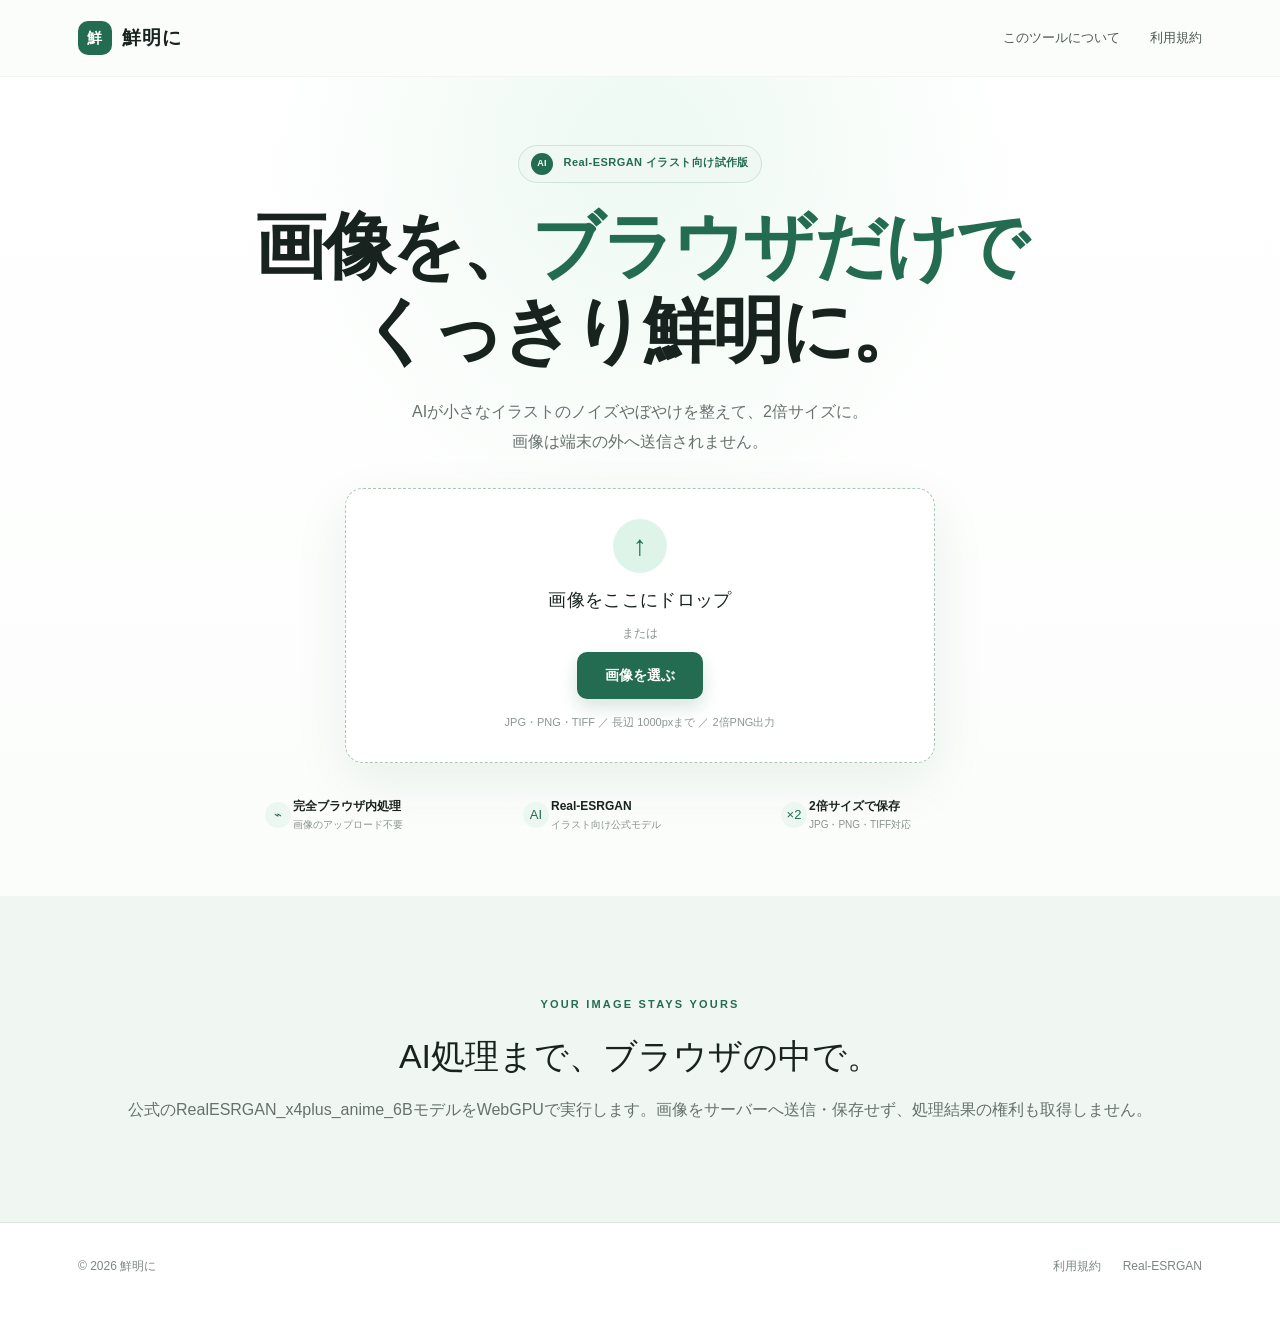
<file: index.html>
<!DOCTYPE html><html lang="ja"><head><meta charSet="utf-8"/><meta name="viewport" content="width=device-width, initial-scale=1"/><link rel="stylesheet" href="/_next/static/css/index.DMpKUTO-.css" data-rsc-css-href="/_next/static/css/index.DMpKUTO-.css" data-precedence="vite-rsc/importer-resources"/><link rel="modulepreload" fetchPriority="low" href="/_next/static/chunks/index-Bi5bD4oK.js"/><script src="/_next/static/chunks/rolldown-runtime-D8crsZiy.js" type="module" async=""></script><script src="/_next/static/chunks/framework-BAgm_b2f.js" type="module" async=""></script><link rel="modulepreload" href="/_next/static/chunks/layout-segment-context-B-3TYEIc.js" crossorigin=""/><link rel="modulepreload" href="/_next/static/chunks/page-KpJI6zyX.js" crossorigin=""/><title>鮮明に｜ブラウザだけで画像をくっきり</title><meta name="description" content="画像を外部へ送信せず、Real-ESRGANをブラウザ内で実行してイラストを2倍に拡大・補正します。"/><meta property="og:title" content="鮮明に｜ブラウザだけで画像をくっきり"/><meta property="og:description" content="Real-ESRGANをブラウザ内で実行し、画像を外部へ送信せずにイラストを2倍に拡大・補正します。"/><meta property="og:image" content="http://localhost:3000/og.png"/><meta property="og:image:width" content="1731"/><meta property="og:image:height" content="909"/><meta property="og:image:alt" content="鮮明に — ブラウザだけで、画像をくっきり。"/><meta name="twitter:card" content="summary_large_image"/><meta name="twitter:title" content="鮮明に｜ブラウザだけで画像をくっきり"/><meta name="twitter:description" content="Real-ESRGANをブラウザ内で実行し、画像を外部へ送信せずにイラストを2倍に拡大・補正します。"/><meta name="twitter:image" content="http://localhost:3000/og.png"/><script>Object.assign(((self[Symbol.for("vinext.navigationRuntime")]??={bootstrap:{routeManifest:null},functions:{}}).bootstrap.rsc??={rsc:[]}),{params:{},nav:{"pathname":"/","searchParams":[]}})</script><link rel="modulepreload" href="/_next/static/chunks/index-Bi5bD4oK.js" />
</head><body><main><header class="site-header"><a class="brand" href="/" aria-label="鮮明に ホーム"><span class="brand-mark" aria-hidden="true">鮮</span><span>鮮明に</span></a><nav aria-label="メインナビゲーション"><a href="/#about">このツールについて</a><a href="/terms">利用規約</a></nav></header><section class="hero "><div class="model-badge"><span aria-hidden="true">AI</span> Real-ESRGAN イラスト向け試作版</div><h1>画像を、<span>ブラウザだけで</span><br/>くっきり鮮明に。</h1><p class="lead">AIが小さなイラストのノイズやぼやけを整えて、2倍サイズに。<br class="desktop-only"/>画像は端末の外へ送信されません。</p><div class="upload-card "><div class="upload-icon" aria-hidden="true"><span>↑</span></div><h2>画像をここにドロップ</h2><p>または</p><button class="primary-button" type="button">画像を選ぶ</button><input class="sr-only" type="file" accept=".jpg,.jpeg,.png,.tif,.tiff,image/jpeg,image/png,image/tiff"/><p class="file-note">JPG・PNG・TIFF ／ 長辺 1000pxまで ／ 2倍PNG出力</p></div><div class="trust-row" aria-label="サービスの特徴"><div><span aria-hidden="true">⌁</span><strong>完全ブラウザ内処理</strong><small>画像のアップロード不要</small></div><div><span aria-hidden="true">AI</span><strong>Real-ESRGAN</strong><small>イラスト向け公式モデル</small></div><div><span aria-hidden="true">×2</span><strong>2倍サイズで保存</strong><small>JPG・PNG・TIFF対応</small></div></div></section><section class="about" id="about"><p class="section-kicker">YOUR IMAGE STAYS YOURS</p><h2>AI処理まで、ブラウザの中で。</h2><p>公式のRealESRGAN_x4plus_anime_6BモデルをWebGPUで実行します。画像をサーバーへ送信・保存せず、処理結果の権利も取得しません。</p></section><footer><span>© 2026 鮮明に</span><span class="footer-links"><a href="/terms">利用規約</a><a href="https://github.com/xinntao/Real-ESRGAN" rel="noreferrer">Real-ESRGAN</a></span></footer></main><script type="module" src="/_next/static/chunks/index-Bi5bD4oK.js" id="_R_" async=""></script><script>((self[Symbol.for("vinext.navigationRuntime")]??={bootstrap:{routeManifest:null},functions:{}}).bootstrap.rsc??={rsc:[]}).rsc.push("2:I[\"a4c9182deb2a\",[],\"Children\",1]\n")</script><script>((self[Symbol.for("vinext.navigationRuntime")]??={bootstrap:{routeManifest:null},functions:{}}).bootstrap.rsc??={rsc:[]}).rsc.push("3:I[\"c93b0cde0dea\",[],\"GlobalErrorBoundary\",1]\n")</script><script>((self[Symbol.for("vinext.navigationRuntime")]??={bootstrap:{routeManifest:null},functions:{}}).bootstrap.rsc??={rsc:[]}).rsc.push("4:I[\"f1dbb2af6157\",[],\"default\",1]\n")</script><script>((self[Symbol.for("vinext.navigationRuntime")]??={bootstrap:{routeManifest:null},functions:{}}).bootstrap.rsc??={rsc:[]}).rsc.push("5:I[\"c93b0cde0dea\",[],\"ErrorBoundary\",1]\n")</script><script>((self[Symbol.for("vinext.navigationRuntime")]??={bootstrap:{routeManifest:null},functions:{}}).bootstrap.rsc??={rsc:[]}).rsc.push("6:I[\"a6f6a5b8fbd0\",[],\"LayoutSegmentProvider\",1]\n")</script><script>((self[Symbol.for("vinext.navigationRuntime")]??={bootstrap:{routeManifest:null},functions:{}}).bootstrap.rsc??={rsc:[]}).rsc.push("7:I[\"a4c9182deb2a\",[],\"Slot\",1]\n")</script><script>((self[Symbol.for("vinext.navigationRuntime")]??={bootstrap:{routeManifest:null},functions:{}}).bootstrap.rsc??={rsc:[]}).rsc.push("8:I[\"ad060d94cda2\",[],\"AppRouterScrollTarget\",1]\n")</script><script>((self[Symbol.for("vinext.navigationRuntime")]??={bootstrap:{routeManifest:null},functions:{}}).bootstrap.rsc??={rsc:[]}).rsc.push("9:I[\"c93b0cde0dea\",[],\"RedirectBoundary\",1]\n")</script><script>((self[Symbol.for("vinext.navigationRuntime")]??={bootstrap:{routeManifest:null},functions:{}}).bootstrap.rsc??={rsc:[]}).rsc.push(":HL[\"/_next/static/css/index.DMpKUTO-.css\",\"style\"     ]\n")</script><script>((self[Symbol.for("vinext.navigationRuntime")]??={bootstrap:{routeManifest:null},functions:{}}).bootstrap.rsc??={rsc:[]}).rsc.push("0:{\"__route\":\"route:/\",\"__interceptionContext\":null,\"__layoutIds\":[\"layout:/\"],\"__rootLayout\":\"/\",\"__sourcePage\":\"/page\",\"page:/\":\"$L1\",\"layout:/\":[[[[\"$\",\"link\",\"css:/_next/static/css/index.DMpKUTO-.css\",{\"rel\":\"stylesheet\",\"precedence\":\"vite-rsc/importer-resources\",\"href\":\"/_next/static/css/index.DMpKUTO-.css\",\"data-rsc-css-href\":\"/_next/static/css/index.DMpKUTO-.css\"}],\"$undefined\"],[\"$\",\"html\",null,{\"lang\":\"ja\",\"children\":[\"$\",\"body\",null,{\"children\":[\"$\",\"$L2\",null,{}]}]}]],null],\"route:/\":[[[\"$\",\"meta\",null,{\"charSet\":\"utf-8\"}],[[\"$\",\"title\",\"0\",{\"children\":\"鮮明に｜ブラウザだけで画像をくっきり\"}],[\"$\",\"meta\",\"1\",{\"name\":\"description\",\"content\":\"画像を外部へ送信せず、Real-ESRGANをブラウザ内で実行してイラストを2倍に拡大・補正します。\"}],[\"$\",\"meta\",\"2\",{\"property\":\"og:title\",\"content\":\"鮮明に｜ブラウザだけで画像をくっきり\"}],[\"$\",\"meta\",\"3\",{\"property\":\"og:description\",\"content\":\"Real-ESRGANをブラウザ内で実行し、画像を外部へ送信せずにイラストを2倍に拡大・補正します。\"}],[\"$\",\"meta\",\"4\",{\"property\":\"og:image\",\"content\":\"http://localhost:3000/og.png\"}],[\"$\",\"meta\",\"5\",{\"property\":\"og:image:width\",\"content\":\"1731\"}],[\"$\",\"meta\",\"6\",{\"property\":\"og:image:height\",\"content\":\"909\"}],[\"$\",\"meta\",\"7\",{\"property\":\"og:image:alt\",\"content\":\"鮮明に — ブラウザだけで、画像をくっきり。\"}],[\"$\",\"meta\",\"8\",{\"name\":\"twitter:card\",\"content\":\"summary_large_image\"}],[\"$\",\"meta\",\"9\",{\"name\":\"twitter:title\",\"content\":\"鮮明に｜ブラウザだけで画像をくっきり\"}],[\"$\",\"meta\",\"10\",{\"name\":\"twitter:description\",\"content\":\"Real-ESRGANをブラウザ内で実行し、画像を外部へ送信せずにイラストを2倍に拡大・補正します。\"}],[\"$\",\"meta\",\"11\",{\"name\":\"twitter:image\",\"content\":\"http://localhost:3000/og.png\"}]],[[\"$\",\"meta\",\"0\",{\"name\":\"viewport\",\"content\":\"width=device-width, initial-scale=1\"}]]],[\"$\",\"$L3\",null,{\"fallback\":\"$4\",\"children\":[\"$\",\"$L5\",null,{\"fallback\":\"$4\",\"children\":[\"$\",\"$L6\",null,{\"providerId\":\"layout:/\",\"segmentMap\":{\"children\":[]},\"children\":[\"$\",\"$L7\",null,{\"id\":\"layout:/\",\"parallelSlots\":\"$undefined\",\"children\":[\"$\",\"$L8\",null,{\"children\":[\"$\",\"$L9\",null,{\"children\":[[\"$\",\"$L6\",null,{\"providerId\":\"page:/\",\"segmentMap\":{\"children\":[\"__PAGE__\"]},\"children\":[\"$\",\"$L7\",null,{\"id\":\"page:/\"}]}],null]}]}]}]}]}]}],null,null],\"__layoutFlags\":{\"layout:/\":\"s\"},\"__artifactCompatibility\":{\"schemaVersion\":1,\"graphVersion\":\"app-route-graph:1177fd80f83fa7b0\",\"deploymentVersion\":\"68eb7dd1-48f7-4a9b-83f6-21ff27027c2a\",\"appElementsSchemaVersion\":1,\"rscPayloadSchemaVersion\":1,\"rootBoundaryId\":\"/\",\"renderEpoch\":null},\"__renderObservation\":{\"schemaVersion\":1,\"output\":{\"kind\":\"app-rsc\",\"mountedSlotsFingerprint\":null,\"renderEpoch\":null,\"rootBoundaryId\":\"/\",\"routeId\":\"route:/\"},\"completeness\":\"partial\",\"boundaryOutcome\":{\"kind\":\"unknown\"},\"requestApis\":[{\"kind\":\"connection\",\"status\":\"unknown\"},{\"kind\":\"cookies\",\"status\":\"unknown\"},{\"kind\":\"draftMode\",\"status\":\"unknown\"},{\"kind\":\"headers\",\"status\":\"unknown\"},{\"kind\":\"params\",\"status\":\"unknown\"},{\"kind\":\"searchParams\",\"status\":\"unknown\"}],\"dynamicFetches\":[],\"cacheTags\":[\"/\",\"_N_T_/\",\"_N_T_/index\",\"_N_T_/layout\",\"_N_T_/page\"],\"pathTags\":[\"/\"],\"cacheability\":\"unknown\",\"downgrade\":{\"target\":\"freshRender\",\"reasons\":[{\"code\":\"CP_DOWNGRADE_CACHEABILITY_UNKNOWN\",\"target\":\"freshRender\"},{\"code\":\"CP_DOWNGRADE_INCOMPLETE_OBSERVATION\",\"completeness\":\"partial\",\"target\":\"freshRender\"},{\"code\":\"CP_DOWNGRADE_UNKNOWN_REQUEST_API\",\"requestApi\":\"connection\",\"target\":\"freshRender\"},{\"code\":\"CP_DOWNGRADE_UNKNOWN_REQUEST_API\",\"requestApi\":\"cookies\",\"target\":\"freshRender\"},{\"code\":\"CP_DOWNGRADE_UNKNOWN_REQUEST_API\",\"requestApi\":\"draftMode\",\"target\":\"freshRender\"},{\"code\":\"CP_DOWNGRADE_UNKNOWN_REQUEST_API\",\"requestApi\":\"headers\",\"target\":\"freshRender\"},{\"code\":\"CP_DOWNGRADE_UNKNOWN_REQUEST_API\",\"requestApi\":\"params\",\"target\":\"freshRender\"},{\"code\":\"CP_DOWNGRADE_UNKNOWN_REQUEST_API\",\"requestApi\":\"searchParams\",\"target\":\"freshRender\"}],\"fallback\":{\"kind\":\"breakerFallback\",\"code\":\"CP_PRIVATE_DYNAMIC_DOWNGRADE\",\"mode\":\"renderFresh\",\"scope\":\"affectedOutput\",\"fields\":{\"reasonCodes\":[\"CP_DOWNGRADE_CACHEABILITY_UNKNOWN\",\"CP_DOWNGRADE_INCOMPLETE_OBSERVATION\",\"CP_DOWNGRADE_UNKNOWN_REQUEST_API\",\"CP_DOWNGRADE_UNKNOWN_REQUEST_API\",\"CP_DOWNGRADE_UNKNOWN_REQUEST_API\",\"CP_DOWNGRADE_UNKNOWN_REQUEST_API\",\"CP_DOWNGRADE_UNKNOWN_REQUEST_API\",\"CP_DOWNGRADE_UNKNOWN_REQUEST_API\"],\"target\":\"freshRender\"}},\"isPublicCacheCandidate\":false}}}\n")</script><script>((self[Symbol.for("vinext.navigationRuntime")]??={bootstrap:{routeManifest:null},functions:{}}).bootstrap.rsc??={rsc:[]}).rsc.push("a:I[\"6efdf509a785\",[],\"default\",1]\n")</script><script>((self[Symbol.for("vinext.navigationRuntime")]??={bootstrap:{routeManifest:null},functions:{}}).bootstrap.rsc??={rsc:[]}).rsc.push("1:[\"$\",\"$La\",null,{\"params\":\"$@b\",\"searchParams\":\"$@c\"}]\n")</script><script>((self[Symbol.for("vinext.navigationRuntime")]??={bootstrap:{routeManifest:null},functions:{}}).bootstrap.rsc??={rsc:[]}).rsc.push("b:{}\n")</script><script>((self[Symbol.for("vinext.navigationRuntime")]??={bootstrap:{routeManifest:null},functions:{}}).bootstrap.rsc??={rsc:[]}).rsc.push("c:{}\n")</script><script>Object.assign(((self[Symbol.for("vinext.navigationRuntime")]??={bootstrap:{routeManifest:null},functions:{}}).bootstrap.rsc??={rsc:[]}),{"initialCacheKind":"dynamic"});((self[Symbol.for("vinext.navigationRuntime")]??={bootstrap:{routeManifest:null},functions:{}}).bootstrap.rsc??={rsc:[]}).done=true</script></body></html>
</file>
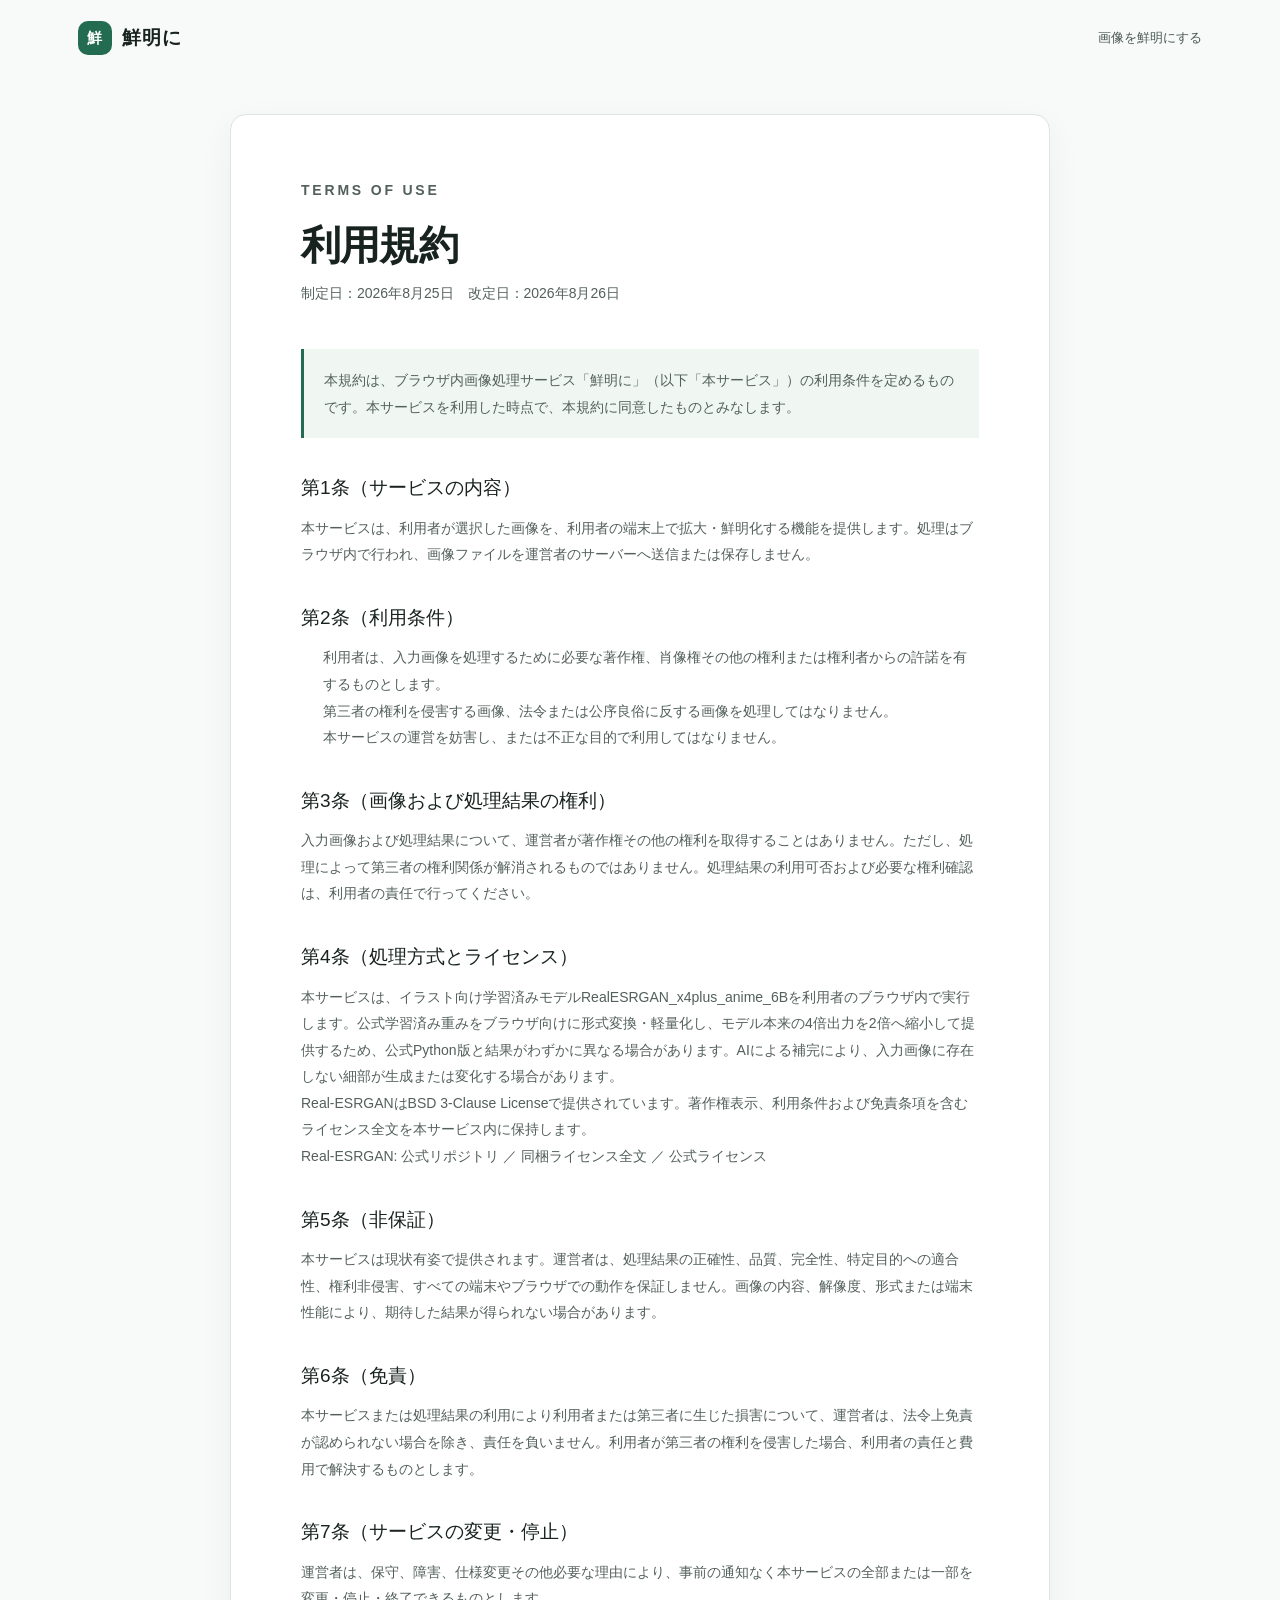
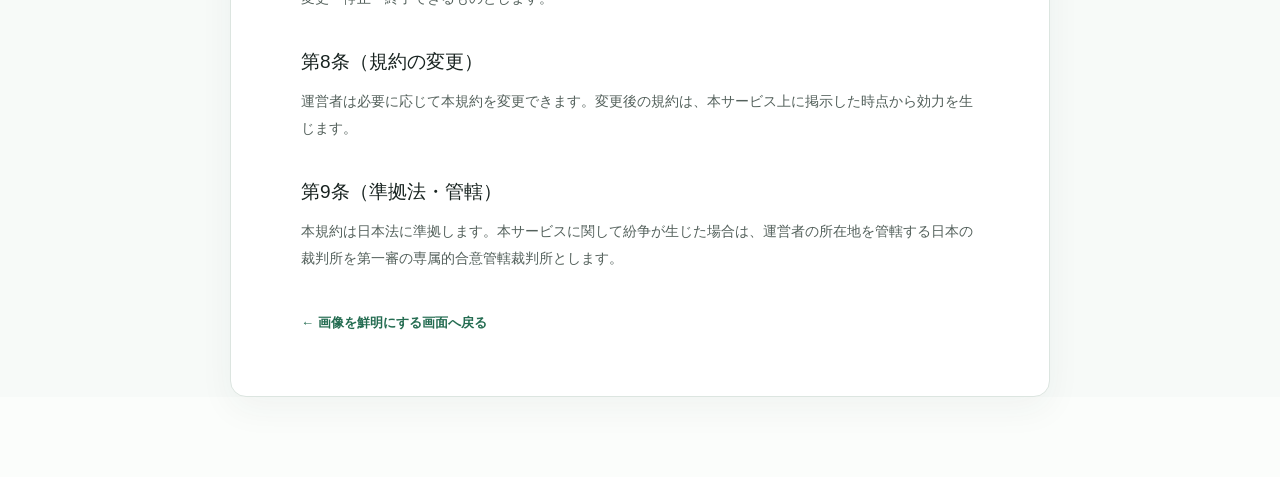
<file: terms/index.html>
<!DOCTYPE html><html lang="ja"><head><meta charSet="utf-8"/><meta name="viewport" content="width=device-width, initial-scale=1"/><link rel="stylesheet" href="/_next/static/css/index.DMpKUTO-.css" data-rsc-css-href="/_next/static/css/index.DMpKUTO-.css" data-precedence="vite-rsc/importer-resources"/><link rel="modulepreload" fetchPriority="low" href="/_next/static/chunks/index-Bi5bD4oK.js"/><script src="/_next/static/chunks/rolldown-runtime-D8crsZiy.js" type="module" async=""></script><script src="/_next/static/chunks/framework-BAgm_b2f.js" type="module" async=""></script><link rel="modulepreload" href="/_next/static/chunks/layout-segment-context-B-3TYEIc.js" crossorigin=""/><title>利用規約｜鮮明に</title><meta name="description" content="ブラウザ内画像鮮明化ツール「鮮明に」の利用規約"/><meta property="og:title" content="鮮明に｜ブラウザだけで画像をくっきり"/><meta property="og:description" content="Real-ESRGANをブラウザ内で実行し、画像を外部へ送信せずにイラストを2倍に拡大・補正します。"/><meta property="og:image" content="http://localhost:3000/og.png"/><meta property="og:image:width" content="1731"/><meta property="og:image:height" content="909"/><meta property="og:image:alt" content="鮮明に — ブラウザだけで、画像をくっきり。"/><meta name="twitter:card" content="summary_large_image"/><meta name="twitter:title" content="鮮明に｜ブラウザだけで画像をくっきり"/><meta name="twitter:description" content="Real-ESRGANをブラウザ内で実行し、画像を外部へ送信せずにイラストを2倍に拡大・補正します。"/><meta name="twitter:image" content="http://localhost:3000/og.png"/><script>Object.assign(((self[Symbol.for("vinext.navigationRuntime")]??={bootstrap:{routeManifest:null},functions:{}}).bootstrap.rsc??={rsc:[]}),{params:{},nav:{"pathname":"/terms","searchParams":[]}})</script><link rel="modulepreload" href="/_next/static/chunks/index-Bi5bD4oK.js" />
</head><body><main class="terms-main"><header class="site-header"><a class="brand" href="/"><span class="brand-mark" aria-hidden="true">鮮</span><span>鮮明に</span></a><nav><a href="/">画像を鮮明にする</a></nav></header><article class="terms-wrap"><p class="section-kicker">TERMS OF USE</p><h1>利用規約</h1><p class="terms-updated">制定日：2026年8月25日　改定日：2026年8月26日</p><p class="terms-intro">本規約は、ブラウザ内画像処理サービス「鮮明に」（以下「本サービス」）の利用条件を定めるものです。本サービスを利用した時点で、本規約に同意したものとみなします。</p><section><h2>第1条（サービスの内容）</h2><p>本サービスは、利用者が選択した画像を、利用者の端末上で拡大・鮮明化する機能を提供します。処理はブラウザ内で行われ、画像ファイルを運営者のサーバーへ送信または保存しません。</p></section><section><h2>第2条（利用条件）</h2><ul><li>利用者は、入力画像を処理するために必要な著作権、肖像権その他の権利または権利者からの許諾を有するものとします。</li><li>第三者の権利を侵害する画像、法令または公序良俗に反する画像を処理してはなりません。</li><li>本サービスの運営を妨害し、または不正な目的で利用してはなりません。</li></ul></section><section><h2>第3条（画像および処理結果の権利）</h2><p>入力画像および処理結果について、運営者が著作権その他の権利を取得することはありません。ただし、処理によって第三者の権利関係が解消されるものではありません。処理結果の利用可否および必要な権利確認は、利用者の責任で行ってください。</p></section><section><h2>第4条（処理方式とライセンス）</h2><p>本サービスは、イラスト向け学習済みモデルRealESRGAN_x4plus_anime_6Bを利用者のブラウザ内で実行します。公式学習済み重みをブラウザ向けに形式変換・軽量化し、モデル本来の4倍出力を2倍へ縮小して提供するため、公式Python版と結果がわずかに異なる場合があります。AIによる補完により、入力画像に存在しない細部が生成または変化する場合があります。</p><p>Real-ESRGANはBSD 3-Clause Licenseで提供されています。著作権表示、利用条件および免責条項を含むライセンス全文を本サービス内に保持します。</p><p>Real-ESRGAN: <a href="https://github.com/xinntao/Real-ESRGAN" rel="noreferrer">公式リポジトリ</a> ／ <a href="/licenses/Real-ESRGAN-LICENSE.txt">同梱ライセンス全文</a> ／ <a href="https://github.com/xinntao/Real-ESRGAN/blob/master/LICENSE" rel="noreferrer">公式ライセンス</a></p></section><section><h2>第5条（非保証）</h2><p>本サービスは現状有姿で提供されます。運営者は、処理結果の正確性、品質、完全性、特定目的への適合性、権利非侵害、すべての端末やブラウザでの動作を保証しません。画像の内容、解像度、形式または端末性能により、期待した結果が得られない場合があります。</p></section><section><h2>第6条（免責）</h2><p>本サービスまたは処理結果の利用により利用者または第三者に生じた損害について、運営者は、法令上免責が認められない場合を除き、責任を負いません。利用者が第三者の権利を侵害した場合、利用者の責任と費用で解決するものとします。</p></section><section><h2>第7条（サービスの変更・停止）</h2><p>運営者は、保守、障害、仕様変更その他必要な理由により、事前の通知なく本サービスの全部または一部を変更・停止・終了できるものとします。</p></section><section><h2>第8条（規約の変更）</h2><p>運営者は必要に応じて本規約を変更できます。変更後の規約は、本サービス上に掲示した時点から効力を生じます。</p></section><section><h2>第9条（準拠法・管轄）</h2><p>本規約は日本法に準拠します。本サービスに関して紛争が生じた場合は、運営者の所在地を管轄する日本の裁判所を第一審の専属的合意管轄裁判所とします。</p></section><a class="terms-back" href="/">← 画像を鮮明にする画面へ戻る</a></article></main><script type="module" src="/_next/static/chunks/index-Bi5bD4oK.js" id="_R_" async=""></script><script>((self[Symbol.for("vinext.navigationRuntime")]??={bootstrap:{routeManifest:null},functions:{}}).bootstrap.rsc??={rsc:[]}).rsc.push("2:I[\"a4c9182deb2a\",[],\"Children\",1]\n")</script><script>((self[Symbol.for("vinext.navigationRuntime")]??={bootstrap:{routeManifest:null},functions:{}}).bootstrap.rsc??={rsc:[]}).rsc.push("3:I[\"c93b0cde0dea\",[],\"GlobalErrorBoundary\",1]\n")</script><script>((self[Symbol.for("vinext.navigationRuntime")]??={bootstrap:{routeManifest:null},functions:{}}).bootstrap.rsc??={rsc:[]}).rsc.push("4:I[\"f1dbb2af6157\",[],\"default\",1]\n")</script><script>((self[Symbol.for("vinext.navigationRuntime")]??={bootstrap:{routeManifest:null},functions:{}}).bootstrap.rsc??={rsc:[]}).rsc.push("5:I[\"c93b0cde0dea\",[],\"ErrorBoundary\",1]\n")</script><script>((self[Symbol.for("vinext.navigationRuntime")]??={bootstrap:{routeManifest:null},functions:{}}).bootstrap.rsc??={rsc:[]}).rsc.push("6:I[\"a6f6a5b8fbd0\",[],\"LayoutSegmentProvider\",1]\n")</script><script>((self[Symbol.for("vinext.navigationRuntime")]??={bootstrap:{routeManifest:null},functions:{}}).bootstrap.rsc??={rsc:[]}).rsc.push("7:I[\"a4c9182deb2a\",[],\"Slot\",1]\n")</script><script>((self[Symbol.for("vinext.navigationRuntime")]??={bootstrap:{routeManifest:null},functions:{}}).bootstrap.rsc??={rsc:[]}).rsc.push("8:I[\"ad060d94cda2\",[],\"AppRouterScrollTarget\",1]\n")</script><script>((self[Symbol.for("vinext.navigationRuntime")]??={bootstrap:{routeManifest:null},functions:{}}).bootstrap.rsc??={rsc:[]}).rsc.push("9:I[\"c93b0cde0dea\",[],\"RedirectBoundary\",1]\n")</script><script>((self[Symbol.for("vinext.navigationRuntime")]??={bootstrap:{routeManifest:null},functions:{}}).bootstrap.rsc??={rsc:[]}).rsc.push(":HL[\"/_next/static/css/index.DMpKUTO-.css\",\"style\"     ]\n")</script><script>((self[Symbol.for("vinext.navigationRuntime")]??={bootstrap:{routeManifest:null},functions:{}}).bootstrap.rsc??={rsc:[]}).rsc.push("0:{\"__route\":\"route:/terms\",\"__interceptionContext\":null,\"__layoutIds\":[\"layout:/\"],\"__rootLayout\":\"/\",\"__sourcePage\":\"/terms/page\",\"page:/terms\":\"$L1\",\"layout:/\":[[[[\"$\",\"link\",\"css:/_next/static/css/index.DMpKUTO-.css\",{\"rel\":\"stylesheet\",\"precedence\":\"vite-rsc/importer-resources\",\"href\":\"/_next/static/css/index.DMpKUTO-.css\",\"data-rsc-css-href\":\"/_next/static/css/index.DMpKUTO-.css\"}],\"$undefined\"],[\"$\",\"html\",null,{\"lang\":\"ja\",\"children\":[\"$\",\"body\",null,{\"children\":[\"$\",\"$L2\",null,{}]}]}]],null],\"route:/terms\":[[[\"$\",\"meta\",null,{\"charSet\":\"utf-8\"}],[[\"$\",\"title\",\"0\",{\"children\":\"利用規約｜鮮明に\"}],[\"$\",\"meta\",\"1\",{\"name\":\"description\",\"content\":\"ブラウザ内画像鮮明化ツール「鮮明に」の利用規約\"}],[\"$\",\"meta\",\"2\",{\"property\":\"og:title\",\"content\":\"鮮明に｜ブラウザだけで画像をくっきり\"}],[\"$\",\"meta\",\"3\",{\"property\":\"og:description\",\"content\":\"Real-ESRGANをブラウザ内で実行し、画像を外部へ送信せずにイラストを2倍に拡大・補正します。\"}],[\"$\",\"meta\",\"4\",{\"property\":\"og:image\",\"content\":\"http://localhost:3000/og.png\"}],[\"$\",\"meta\",\"5\",{\"property\":\"og:image:width\",\"content\":\"1731\"}],[\"$\",\"meta\",\"6\",{\"property\":\"og:image:height\",\"content\":\"909\"}],[\"$\",\"meta\",\"7\",{\"property\":\"og:image:alt\",\"content\":\"鮮明に — ブラウザだけで、画像をくっきり。\"}],[\"$\",\"meta\",\"8\",{\"name\":\"twitter:card\",\"content\":\"summary_large_image\"}],[\"$\",\"meta\",\"9\",{\"name\":\"twitter:title\",\"content\":\"鮮明に｜ブラウザだけで画像をくっきり\"}],[\"$\",\"meta\",\"10\",{\"name\":\"twitter:description\",\"content\":\"Real-ESRGANをブラウザ内で実行し、画像を外部へ送信せずにイラストを2倍に拡大・補正します。\"}],[\"$\",\"meta\",\"11\",{\"name\":\"twitter:image\",\"content\":\"http://localhost:3000/og.png\"}]],[[\"$\",\"meta\",\"0\",{\"name\":\"viewport\",\"content\":\"width=device-width, initial-scale=1\"}]]],[\"$\",\"$L3\",null,{\"fallback\":\"$4\",\"children\":[\"$\",\"$L5\",null,{\"fallback\":\"$4\",\"children\":[\"$\",\"$L6\",null,{\"providerId\":\"layout:/\",\"segmentMap\":{\"children\":[\"terms\"]},\"children\":[\"$\",\"$L7\",null,{\"id\":\"layout:/\",\"parallelSlots\":\"$undefined\",\"children\":[\"$\",\"$L8\",null,{\"children\":[\"$\",\"$L9\",null,{\"children\":[[\"$\",\"$L6\",null,{\"providerId\":\"page:/terms\",\"segmentMap\":{\"children\":[\"__PAGE__\"]},\"children\":[\"$\",\"$L7\",null,{\"id\":\"page:/terms\"}]}],null]}]}]}]}]}]}],null,null],\"__layoutFlags\":{\"layout:/\":\"s\"},\"__artifactCompatibility\":{\"schemaVersion\":1,\"graphVersion\":\"app-route-graph:5a63e8001b397b10\",\"deploymentVersion\":\"68eb7dd1-48f7-4a9b-83f6-21ff27027c2a\",\"appElementsSchemaVersion\":1,\"rscPayloadSchemaVersion\":1,\"rootBoundaryId\":\"/\",\"renderEpoch\":null},\"__renderObservation\":{\"schemaVersion\":1,\"output\":{\"kind\":\"app-rsc\",\"mountedSlotsFingerprint\":null,\"renderEpoch\":null,\"rootBoundaryId\":\"/\",\"routeId\":\"route:/terms\"},\"completeness\":\"partial\",\"boundaryOutcome\":{\"kind\":\"unknown\"},\"requestApis\":[{\"kind\":\"connection\",\"status\":\"unknown\"},{\"kind\":\"cookies\",\"status\":\"unknown\"},{\"kind\":\"draftMode\",\"status\":\"unknown\"},{\"kind\":\"headers\",\"status\":\"unknown\"},{\"kind\":\"params\",\"status\":\"unknown\"},{\"kind\":\"searchParams\",\"status\":\"unknown\"}],\"dynamicFetches\":[],\"cacheTags\":[\"/terms\",\"_N_T_/layout\",\"_N_T_/terms\",\"_N_T_/terms/layout\",\"_N_T_/terms/page\"],\"pathTags\":[\"/terms\"],\"cacheability\":\"unknown\",\"downgrade\":{\"target\":\"freshRender\",\"reasons\":[{\"code\":\"CP_DOWNGRADE_CACHEABILITY_UNKNOWN\",\"target\":\"freshRender\"},{\"code\":\"CP_DOWNGRADE_INCOMPLETE_OBSERVATION\",\"completeness\":\"partial\",\"target\":\"freshRender\"},{\"code\":\"CP_DOWNGRADE_UNKNOWN_REQUEST_API\",\"requestApi\":\"connection\",\"target\":\"freshRender\"},{\"code\":\"CP_DOWNGRADE_UNKNOWN_REQUEST_API\",\"requestApi\":\"cookies\",\"target\":\"freshRender\"},{\"code\":\"CP_DOWNGRADE_UNKNOWN_REQUEST_API\",\"requestApi\":\"draftMode\",\"target\":\"freshRender\"},{\"code\":\"CP_DOWNGRADE_UNKNOWN_REQUEST_API\",\"requestApi\":\"headers\",\"target\":\"freshRender\"},{\"code\":\"CP_DOWNGRADE_UNKNOWN_REQUEST_API\",\"requestApi\":\"params\",\"target\":\"freshRender\"},{\"code\":\"CP_DOWNGRADE_UNKNOWN_REQUEST_API\",\"requestApi\":\"searchParams\",\"target\":\"freshRender\"}],\"fallback\":{\"kind\":\"breakerFallback\",\"code\":\"CP_PRIVATE_DYNAMIC_DOWNGRADE\",\"mode\":\"renderFresh\",\"scope\":\"affectedOutput\",\"fields\":{\"reasonCodes\":[\"CP_DOWNGRADE_CACHEABILITY_UNKNOWN\",\"CP_DOWNGRADE_INCOMPLETE_OBSERVATION\",\"CP_DOWNGRADE_UNKNOWN_REQUEST_API\",\"CP_DOWNGRADE_UNKNOWN_REQUEST_API\",\"CP_DOWNGRADE_UNKNOWN_REQUEST_API\",\"CP_DOWNGRADE_UNKNOWN_REQUEST_API\",\"CP_DOWNGRADE_UNKNOWN_REQUEST_API\",\"CP_DOWNGRADE_UNKNOWN_REQUEST_API\"],\"target\":\"freshRender\"}},\"isPublicCacheCandidate\":false}}}\n")</script><script>((self[Symbol.for("vinext.navigationRuntime")]??={bootstrap:{routeManifest:null},functions:{}}).bootstrap.rsc??={rsc:[]}).rsc.push("1:[\"$\",\"main\",null,{\"className\":\"terms-main\",\"children\":[[\"$\",\"header\",null,{\"className\":\"site-header\",\"children\":[[\"$\",\"a\",null,{\"className\":\"brand\",\"href\":\"/\",\"children\":[[\"$\",\"span\",null,{\"className\":\"brand-mark\",\"aria-hidden\":\"true\",\"children\":\"鮮\"}],[\"$\",\"span\",null,{\"children\":\"鮮明に\"}]]}],[\"$\",\"nav\",null,{\"children\":[\"$\",\"a\",null,{\"href\":\"/\",\"children\":\"画像を鮮明にする\"}]}]]}],[\"$\",\"article\",null,{\"className\":\"terms-wrap\",\"children\":[[\"$\",\"p\",null,{\"className\":\"section-kicker\",\"children\":\"TERMS OF USE\"}],[\"$\",\"h1\",null,{\"children\":\"利用規約\"}],[\"$\",\"p\",null,{\"className\":\"terms-updated\",\"children\":\"制定日：2026年8月25日　改定日：2026年8月26日\"}],[\"$\",\"p\",null,{\"className\":\"terms-intro\",\"children\":\"本規約は、ブラウザ内画像処理サービス「鮮明に」（以下「本サービス」）の利用条件を定めるものです。本サービスを利用した時点で、本規約に同意したものとみなします。\"}],[\"$\",\"section\",null,{\"children\":[[\"$\",\"h2\",null,{\"children\":\"第1条（サービスの内容）\"}],[\"$\",\"p\",null,{\"children\":\"本サービスは、利用者が選択した画像を、利用者の端末上で拡大・鮮明化する機能を提供します。処理はブラウザ内で行われ、画像ファイルを運営者のサーバーへ送信または保存しません。\"}]]}],[\"$\",\"section\",null,{\"children\":[[\"$\",\"h2\",null,{\"children\":\"第2条（利用条件）\"}],[\"$\",\"ul\",null,{\"children\":[[\"$\",\"li\",null,{\"children\":\"利用者は、入力画像を処理するために必要な著作権、肖像権その他の権利または権利者からの許諾を有するものとします。\"}],[\"$\",\"li\",null,{\"children\":\"第三者の権利を侵害する画像、法令または公序良俗に反する画像を処理してはなりません。\"}],[\"$\",\"li\",null,{\"children\":\"本サービスの運営を妨害し、または不正な目的で利用してはなりません。\"}]]}]]}],[\"$\",\"section\",null,{\"children\":[[\"$\",\"h2\",null,{\"children\":\"第3条（画像および処理結果の権利）\"}],[\"$\",\"p\",null,{\"children\":\"入力画像および処理結果について、運営者が著作権その他の権利を取得することはありません。ただし、処理によって第三者の権利関係が解消されるものではありません。処理結果の利用可否および必要な権利確認は、利用者の責任で行ってください。\"}]]}],[\"$\",\"section\",null,{\"children\":[[\"$\",\"h2\",null,{\"children\":\"第4条（処理方式とライセンス）\"}],[[\"$\",\"p\",null,{\"children\":\"本サービスは、イラスト向け学習済みモデルRealESRGAN_x4plus_anime_6Bを利用者のブラウザ内で実行します。公式学習済み重みをブラウザ向けに形式変換・軽量化し、モデル本来の4倍出力を2倍へ縮小して提供するため、公式Python版と結果がわずかに異なる場合があります。AIによる補完により、入力画像に存在しない細部が生成または変化する場合があります。\"}],[\"$\",\"p\",null,{\"children\":\"Real-ESRGANはBSD 3-Clause Licenseで提供されています。著作権表示、利用条件および免責条項を含むライセンス全文を本サービス内に保持します。\"}],[\"$\",\"p\",null,{\"children\":[\"Real-ESRGAN: \",[\"$\",\"a\",null,{\"href\":\"https://github.com/xinntao/Real-ESRGAN\",\"rel\":\"noreferrer\",\"children\":\"公式リポジトリ\"}],\" ／ \",[\"$\",\"a\",null,{\"href\":\"/licenses/Real-ESRGAN-LICENSE.txt\",\"children\":\"同梱ライセンス全文\"}],\" ／ \",[\"$\",\"a\",null,{\"href\":\"https://github.com/xinntao/Real-ESRGAN/blob/master/LICENSE\",\"rel\":\"noreferrer\",\"children\":\"公式ライセンス\"}]]}]]]}],[\"$\",\"section\",null,{\"children\":[[\"$\",\"h2\",null,{\"children\":\"第5条（非保証）\"}],[\"$\",\"p\",null,{\"children\":\"本サービスは現状有姿で提供されます。運営者は、処理結果の正確性、品質、完全性、特定目的への適合性、権利非侵害、すべての端末やブラウザでの動作を保証しません。画像の内容、解像度、形式または端末性能により、期待した結果が得られない場合があります。\"}]]}],[\"$\",\"section\",null,{\"children\":[[\"$\",\"h2\",null,{\"children\":\"第6条（免責）\"}],[\"$\",\"p\",null,{\"children\":\"本サービスまたは処理結果の利用により利用者または第三者に生じた損害について、運営者は、法令上免責が認められない場合を除き、責任を負いません。利用者が第三者の権利を侵害した場合、利用者の責任と費用で解決するものとします。\"}]]}],[\"$\",\"section\",null,{\"children\":[[\"$\",\"h2\",null,{\"children\":\"第7条（サービスの変更・停止）\"}],[\"$\",\"p\",null,{\"children\":\"運営者は、保守、障害、仕様変更その他必要な理由により、事前の通知なく本サービスの全部または一部を変更・停止・終了できるものとします。\"}]]}],[\"$\",\"section\",null,{\"children\":[[\"$\",\"h2\",null,{\"children\":\"第8条（規約の変更）\"}],[\"$\",\"p\",null,{\"children\":\"運営者は必要に応じて本規約を変更できます。変更後の規約は、本サービス上に掲示した時点から効力を生じます。\"}]]}],[\"$\",\"section\",null,{\"children\":[[\"$\",\"h2\",null,{\"children\":\"第9条（準拠法・管轄）\"}],[\"$\",\"p\",null,{\"children\":\"本規約は日本法に準拠します。本サービスに関して紛争が生じた場合は、運営者の所在地を管轄する日本の裁判所を第一審の専属的合意管轄裁判所とします。\"}]]}],[\"$\",\"a\",null,{\"className\":\"terms-back\",\"href\":\"/\",\"children\":\"← 画像を鮮明にする画面へ戻る\"}]]}]]}]\n")</script><script>Object.assign(((self[Symbol.for("vinext.navigationRuntime")]??={bootstrap:{routeManifest:null},functions:{}}).bootstrap.rsc??={rsc:[]}),{"initialCacheKind":"static"});((self[Symbol.for("vinext.navigationRuntime")]??={bootstrap:{routeManifest:null},functions:{}}).bootstrap.rsc??={rsc:[]}).done=true</script></body></html>
</file>
<file: _next/static/css/index.DMpKUTO-.css>
/*! tailwindcss v4.2.1 | MIT License | https://tailwindcss.com */
@layer theme{:root,:host{--font-sans:ui-sans-serif, system-ui, sans-serif, "Apple Color Emoji", "Segoe UI Emoji", "Segoe UI Symbol", "Noto Color Emoji";--font-mono:ui-monospace, SFMono-Regular, Menlo, Monaco, Consolas, "Liberation Mono", "Courier New", monospace;--spacing:.25rem;--default-font-family:var(--font-sans);--default-mono-font-family:var(--font-mono)}}@layer base{*,:after,:before{box-sizing:border-box;border:0 solid;margin:0;padding:0}::backdrop{box-sizing:border-box;border:0 solid;margin:0;padding:0}::file-selector-button{box-sizing:border-box;border:0 solid;margin:0;padding:0}html,:host{-webkit-text-size-adjust:100%;tab-size:4;line-height:1.5;font-family:var(--default-font-family,ui-sans-serif, system-ui, sans-serif, "Apple Color Emoji", "Segoe UI Emoji", "Segoe UI Symbol", "Noto Color Emoji");font-feature-settings:var(--default-font-feature-settings,normal);font-variation-settings:var(--default-font-variation-settings,normal);-webkit-tap-highlight-color:transparent}hr{height:0;color:inherit;border-top-width:1px}abbr:where([title]){-webkit-text-decoration:underline dotted;text-decoration:underline dotted}h1,h2,h3,h4,h5,h6{font-size:inherit;font-weight:inherit}a{color:inherit;-webkit-text-decoration:inherit;-webkit-text-decoration:inherit;text-decoration:inherit}b,strong{font-weight:bolder}code,kbd,samp,pre{font-family:var(--default-mono-font-family,ui-monospace, SFMono-Regular, Menlo, Monaco, Consolas, "Liberation Mono", "Courier New", monospace);font-feature-settings:var(--default-mono-font-feature-settings,normal);font-variation-settings:var(--default-mono-font-variation-settings,normal);font-size:1em}small{font-size:80%}sub,sup{vertical-align:baseline;font-size:75%;line-height:0;position:relative}sub{bottom:-.25em}sup{top:-.5em}table{text-indent:0;border-color:inherit;border-collapse:collapse}:-moz-focusring{outline:auto}progress{vertical-align:baseline}summary{display:list-item}ol,ul,menu{list-style:none}img,svg,video,canvas,audio,iframe,embed,object{vertical-align:middle;display:block}img,video{max-width:100%;height:auto}button,input,select,optgroup,textarea{font:inherit;font-feature-settings:inherit;font-variation-settings:inherit;letter-spacing:inherit;color:inherit;opacity:1;background-color:#0000;border-radius:0}::file-selector-button{font:inherit;font-feature-settings:inherit;font-variation-settings:inherit;letter-spacing:inherit;color:inherit;opacity:1;background-color:#0000;border-radius:0}:where(select:is([multiple],[size])) optgroup{font-weight:bolder}:where(select:is([multiple],[size])) optgroup option{padding-inline-start:20px}::file-selector-button{margin-inline-end:4px}::placeholder{opacity:1}@supports (not ((-webkit-appearance:-apple-pay-button))) or (contain-intrinsic-size:1px){::placeholder{color:currentColor}@supports (color:color-mix(in lab, red, red)){::placeholder{color:color-mix(in oklab, currentcolor 50%, transparent)}}}textarea{resize:vertical}::-webkit-search-decoration{-webkit-appearance:none}::-webkit-date-and-time-value{min-height:1lh;text-align:inherit}::-webkit-datetime-edit{display:inline-flex}::-webkit-datetime-edit-fields-wrapper{padding:0}::-webkit-datetime-edit{padding-block:0}::-webkit-datetime-edit-year-field{padding-block:0}::-webkit-datetime-edit-month-field{padding-block:0}::-webkit-datetime-edit-day-field{padding-block:0}::-webkit-datetime-edit-hour-field{padding-block:0}::-webkit-datetime-edit-minute-field{padding-block:0}::-webkit-datetime-edit-second-field{padding-block:0}::-webkit-datetime-edit-millisecond-field{padding-block:0}::-webkit-datetime-edit-meridiem-field{padding-block:0}::-webkit-calendar-picker-indicator{line-height:1}:-moz-ui-invalid{box-shadow:none}button,input:where([type=button],[type=reset],[type=submit]){-webkit-appearance:button;appearance:button}::file-selector-button{-webkit-appearance:button;appearance:button}::-webkit-inner-spin-button{height:auto}::-webkit-outer-spin-button{height:auto}[hidden]:where(:not([hidden=until-found])){display:none!important}}@layer components;@layer utilities{.sr-only{clip-path:inset(50%);white-space:nowrap;border-width:0;width:1px;height:1px;margin:-1px;padding:0;position:absolute;overflow:hidden}.start{inset-inline-start:var(--spacing)}}:root{--ink:#182320;--muted:#66716d;--mint:#dff4e9;--green:#246c51;--line:#dce5e0;--paper:#fbfdfb}*{box-sizing:border-box}html{scroll-behavior:smooth}body{background:var(--paper);color:var(--ink);margin:0;font-family:Arial,Hiragino Sans,Yu Gothic,sans-serif}a{color:inherit;text-decoration:none}.site-header{justify-content:space-between;align-items:center;max-width:1180px;height:76px;margin:auto;padding:0 28px;display:flex}.brand{letter-spacing:.04em;align-items:center;gap:10px;font-size:19px;font-weight:700;display:flex}.brand-mark{color:#fff;background:var(--green);border-radius:10px;place-items:center;width:34px;height:34px;font-size:15px;display:grid}nav{color:#4d5955;gap:30px;font-size:13px;display:flex}nav a:hover{color:var(--green)}.hero{text-align:center;background:radial-gradient(circle at 50% 9%, #edf9f2 0, #edf9f200 38%), linear-gradient(#fff,var(--paper));border-top:1px solid #f1f4f2;min-height:700px;padding:68px 24px 64px}.eyebrow,.section-kicker{letter-spacing:.2em;color:var(--green);margin:0 0 18px;font-size:11px;font-weight:800}.model-badge{width:max-content;max-width:100%;color:var(--green);letter-spacing:.04em;background:#eff8f3;border:1px solid #cfe3d8;border-radius:999px;margin:0 auto 22px;padding:7px 12px;font-size:11px;font-weight:700}.model-badge span{background:var(--green);color:#fff;border-radius:50%;place-items:center;width:22px;height:22px;margin-right:7px;font-size:9px;display:inline-grid}h1{letter-spacing:-.045em;margin:0;font-size:clamp(42px,5.6vw,72px);font-weight:750;line-height:1.17}h1 span{color:var(--green)}.lead{color:var(--muted);margin:24px auto 30px;font-size:16px;line-height:1.9}.model-load-note{color:#a34f35;font-weight:700}.upload-card{background:#ffffffe6;border:1.5px dashed #a9c7b9;border-radius:18px;width:min(590px,100%);margin:0 auto;padding:30px 30px 22px;transition:all .2s;box-shadow:0 18px 54px #1d473514}.upload-card.is-dragging{border-color:var(--green);background:#f3fbf6;transform:translateY(-2px)}.upload-icon{background:var(--mint);width:54px;height:54px;color:var(--green);border-radius:50%;place-items:center;margin:0 auto 14px;font-size:28px;font-weight:400;display:grid}.upload-card h2{letter-spacing:.02em;margin:0;font-size:18px}.upload-card>p{color:#89938f;margin:10px 0;font-size:12px}.primary-button{background:var(--green);color:#fff;font:inherit;cursor:pointer;border:0;border-radius:10px;padding:13px 28px;font-size:14px;font-weight:700;box-shadow:0 8px 18px #246c512e}.primary-button:hover{background:#1c5b43}.upload-card .file-note{color:#8b9691;margin-top:15px;font-size:11px}.adjustments{text-align:left}.result-adjustments{border:1px solid var(--line);background:#fff;border-radius:14px;width:min(680px,100%);margin:26px auto 0;padding:22px 24px;box-shadow:0 10px 30px #1d47350f}.result-adjustments.is-disabled{background:#fbfcfb}.result-adjustments.is-disabled input{cursor:not-allowed}.adjustment-heading{justify-content:space-between;align-items:flex-start;gap:24px;margin-bottom:20px;display:flex}.adjustment-heading h2{margin:0;font-size:17px}.adjustment-heading p{color:#7c8883;margin:5px 0 0;font-size:11px}.adjustment-heading>span{color:var(--green);background:#edf7f1;border-radius:999px;flex:none;padding:6px 9px;font-size:10px;font-weight:700}.strength-control{color:#44514c;justify-content:space-between;align-items:center;gap:18px;font-size:12px;display:flex}.strength-control strong{color:var(--green);margin-left:6px}.strength-control output{text-align:right;min-width:40px;color:var(--green);font-size:12px;font-weight:800}.adjustments input[type=range]{-webkit-appearance:none;appearance:none;background:linear-gradient(90deg,#cfe8dc,var(--green));width:100%;height:5px;accent-color:var(--green);cursor:pointer;border-radius:999px;margin:14px 0 5px}.adjustments input[type=range]::-webkit-slider-thumb{-webkit-appearance:none;appearance:none;background:var(--green);border:3px solid #fff;border-radius:50%;width:18px;height:18px;box-shadow:0 1px 5px #1132254d}.range-labels{color:#98a29e;justify-content:space-between;font-size:9px;display:flex}.fringe-control{cursor:pointer;background:#f5faf7;border:1px solid #dce9e2;border-radius:10px;align-items:flex-start;gap:10px;margin-top:18px;padding:13px 14px;display:flex}.fringe-control input{width:17px;height:17px;accent-color:var(--green);flex:none;margin:1px 0 0}.fringe-control span,.fringe-control small{display:block}.fringe-control strong{color:#3f4e47;font-size:11px}.fringe-control small{color:#89948f;margin-top:3px;font-size:9px;line-height:1.5}.reprocess-button{margin:18px 0 0 auto;display:block}.sr-only{clip:rect(0,0,0,0);white-space:nowrap;border:0;width:1px;height:1px;margin:-1px;padding:0;position:absolute;overflow:hidden}.trust-row{grid-template-columns:repeat(3,1fr);gap:24px;max-width:750px;margin:34px auto 0;display:grid}.trust-row div{text-align:left;grid-template-columns:28px 1fr;align-items:center;display:grid}.trust-row span{width:26px;height:26px;color:var(--green);background:#edf7f1;border-radius:50%;grid-row:1/3;place-items:center;font-size:13px;display:grid}.trust-row strong{font-size:12px}.trust-row small{color:#89938f;margin-top:2px;font-size:10px}.about{text-align:center;background:#f0f7f3;padding:100px 24px}.about h2{margin:0 0 16px;font-size:34px}.about p:last-child{color:var(--muted)}footer{color:#7b8682;border-top:1px solid var(--line);background:#fff;justify-content:space-between;min-height:100px;padding:34px max(24px,50% - 562px);font-size:12px;display:flex}footer a:hover{color:var(--green)}.footer-links{gap:22px;display:flex}.result-mode{padding-top:54px}.result-title{font-size:clamp(34px,4.5vw,56px)}.compare-grid{text-align:left;grid-template-columns:1fr 1fr;gap:22px;width:min(1040px,100%);margin:32px auto 0;display:grid}.compare-grid figure{min-width:0;margin:0}.compare-grid figcaption{justify-content:space-between;align-items:center;margin-bottom:10px;font-size:14px;font-weight:700;display:flex}.compare-grid figcaption small{color:#8a9590;font-size:10px;font-weight:400}.compare-grid img,.compare-grid canvas{object-fit:contain;border:1px solid var(--line);background:#f1f4f2;border-radius:14px;width:100%;height:390px;display:block}.result-figure canvas{background-color:#0000;background-image:linear-gradient(45deg,#f4f6f5 25%,#0000 25%),linear-gradient(-45deg,#f4f6f5 25%,#0000 25%),linear-gradient(45deg,#0000 75%,#f4f6f5 75%),linear-gradient(-45deg,#0000 75%,#f4f6f5 75%);background-position:0 0,0 10px,10px -10px,-10px 0;background-repeat:repeat,repeat,repeat,repeat;background-size:20px 20px;background-attachment:scroll,scroll,scroll,scroll;background-origin:padding-box,padding-box,padding-box,padding-box;background-clip:border-box,border-box,border-box,border-box}.result-actions{justify-content:center;gap:12px;margin-top:26px;display:flex}.progress-panel{border:1px solid var(--line);text-align:left;background:#fff;border-radius:14px;width:min(680px,100%);margin:0 auto 28px;padding:18px 20px;box-shadow:0 10px 30px #1d47350f}.progress-copy{color:#3f4d47;justify-content:space-between;gap:20px;font-size:13px;display:flex}.progress-copy span{color:var(--green);font-weight:800}.progress-track{background:#e9efec;border-radius:999px;height:8px;margin:12px 0 9px;overflow:hidden}.progress-track span{border-radius:inherit;background:linear-gradient(90deg,#63ad89,var(--green));height:100%;transition:width .25s;display:block}.progress-panel small{color:#8a9590;font-size:10px}.secondary-button{color:#43504b;font:inherit;cursor:pointer;background:#fff;border:1px solid #bdc9c3;border-radius:10px;padding:12px 22px;font-size:14px;font-weight:700}.clear-button{color:#8a4239;border-color:#d9b9b4}.primary-button:disabled{opacity:.45;cursor:not-allowed;box-shadow:none}.error-box{text-align:left;color:#9a3e35;background:#fff3f1;border:1px solid #f1c8c3;border-radius:12px;width:min(720px,100%);margin:28px auto 0;padding:18px 22px;font-size:13px}.error-box ul{margin:8px 0 0;padding-left:20px}.modal-backdrop{z-index:20;-webkit-backdrop-filter:blur(5px);backdrop-filter:blur(5px);background:#111e197a;place-items:center;padding:20px;display:grid;position:fixed;inset:0}.modal{text-align:center;background:#fff;border-radius:18px;width:min(480px,100%);padding:34px;box-shadow:0 28px 80px #0003}.modal-icon{background:var(--mint);width:44px;height:44px;color:var(--green);border-radius:50%;place-items:center;margin:0 auto 14px;font-weight:800;display:grid}.modal h2{margin:0;font-size:22px}.modal p{color:var(--muted);margin:12px 0 20px;font-size:14px;line-height:1.7}.modal label{border:1px solid var(--line);text-align:left;background:#f8faf9;border-radius:10px;align-items:flex-start;gap:10px;padding:14px;font-size:13px;display:flex}.modal label input{width:18px;height:18px;accent-color:var(--green)}.modal-actions{justify-content:flex-end;gap:10px;margin-top:24px;display:flex}.terms-main{background:#f7faf8;min-height:100vh}.terms-wrap{border:1px solid var(--line);background:#fff;border-radius:16px;width:min(820px,100% - 40px);margin:38px auto 80px;padding:62px 70px;box-shadow:0 12px 35px #1f40320d}.terms-wrap h1{letter-spacing:-.02em;font-size:40px}.terms-updated{color:#8a9590;margin:12px 0 42px;font-size:12px}.terms-intro{border-left:3px solid var(--green);color:#4f5d57;background:#f0f7f3;padding:18px 20px;line-height:1.8}.terms-wrap section{margin-top:36px}.terms-wrap h2{margin:0 0 12px;font-size:19px}.terms-wrap p,.terms-wrap li{color:#53605b;font-size:14px;line-height:1.9}.terms-wrap ul{padding-left:22px}.terms-back{color:var(--green);margin-top:42px;font-size:13px;font-weight:700;display:inline-block}@media (max-width:700px){.site-header{height:66px;padding:0 18px}nav{gap:18px}nav a:first-child{display:none}.hero{padding-top:48px}.desktop-only{display:none}.trust-row{grid-template-columns:1fr;width:min(300px,100%)}h1{font-size:42px}.compare-grid{grid-template-columns:1fr}.compare-grid img,.compare-grid canvas{height:300px}.adjustment-heading{display:block}.adjustment-heading>span{margin-top:12px;display:inline-block}.reprocess-button{width:100%}.result-actions,.modal-actions{flex-direction:column}.terms-wrap{padding:38px 24px}.terms-wrap h1{font-size:32px}}
</file>
